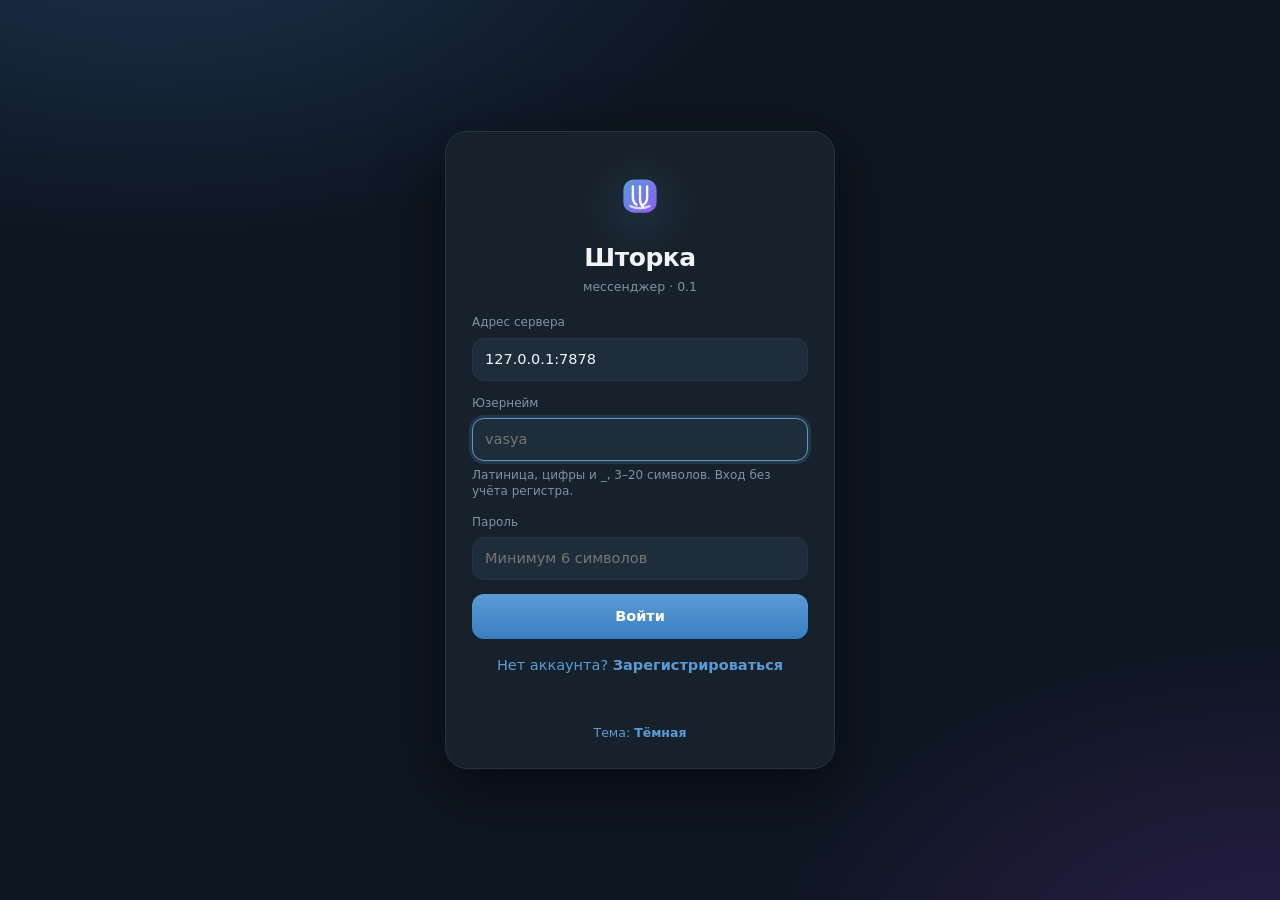
<file: client/ui/index.html>
<!doctype html>
<html lang="ru" data-theme="dark" data-accent="blue" data-wallpaper="aurora" data-font="normal">
<head>
<meta charset="utf-8">
<meta name="viewport" content="width=device-width, initial-scale=1">
<title>Шторка</title>
<script>
/* Тема применяется до отрисовки, чтобы не было вспышки. */
try {
  var s = JSON.parse(localStorage.getItem("shtorka.settings") || "{}");
  var mode = s.theme || "dark";
  var eff = mode === "auto" ? (matchMedia("(prefers-color-scheme: light)").matches ? "light" : "dark") : mode;
  var root = document.documentElement;
  root.dataset.theme = eff;
  root.dataset.accent = s.accent || "blue";
  root.dataset.wallpaper = s.wallpaper || "aurora";
  root.dataset.font = s.font || "normal";
  if (s.wallpaper === "custom" && s.wallpaperData) {
    root.style.setProperty("--custom-wall", 'url("' + s.wallpaperData + '")');
  }
} catch (e) {}
</script>
<link rel="stylesheet" href="style.css">
</head>
<body>

<!-- Вход -->
<div id="login" class="screen">
  <div class="login-card anim-in">
    <div class="logo-big" aria-hidden="true">
      <svg viewBox="0 0 32 32" width="38" height="38">
        <defs>
          <linearGradient id="lg" x1="0" y1="0" x2="1" y2="1">
            <stop offset="0" stop-color="#5b9bd5"/><stop offset="1" stop-color="#8b5cf6"/>
          </linearGradient>
        </defs>
        <rect x="2" y="2" width="28" height="28" rx="9" fill="url(#lg)"/>
        <path d="M10 8v9c0 3 1.4 5.2 3 6.2M16 8v11c0 2.6 1 4.7 2.6 6.2M22 8v9c0 3-1.4 5.2-3 6.2"
              fill="none" stroke="#fff" stroke-width="2" stroke-linecap="round" opacity=".95"/>
        <path d="M8 24.5c5.2 2.4 10.8 2.4 16 0" fill="none" stroke="#fff" stroke-width="2" stroke-linecap="round" opacity=".7"/>
      </svg>
    </div>
    <h1>Шторка</h1>
    <p class="tag">мессенджер · 0.1</p>
    <label class="field">
      <span>Адрес сервера</span>
      <input id="server" placeholder="192.168.1.5:7878" autocomplete="off" spellcheck="false">
    </label>
    <label class="field">
      <span>Юзернейм</span>
      <input id="username" placeholder="vasya" maxlength="20" autocomplete="username" spellcheck="false">
      <small class="hint">Латиница, цифры и _, 3–20 символов. Вход без учёта регистра.</small>
    </label>
    <label class="field hidden" id="display-field">
      <span>Имя (видно всем)</span>
      <input id="display" placeholder="Василий Пупкин" maxlength="40" autocomplete="off">
    </label>
    <label class="field">
      <span>Пароль</span>
      <input id="password" type="password" placeholder="Минимум 6 символов" maxlength="128" autocomplete="current-password">
    </label>
    <button id="connect" class="primary wide">Войти</button>
    <button id="mode-toggle" class="link center">Нет аккаунта? <b>Зарегистрироваться</b></button>
    <p id="login-error" class="error"></p>
    <button id="login-theme" class="link center theme-link">Тема: <b class="theme-name">Тёмная</b></button>
  </div>
</div>

<!-- Приложение -->
<div id="app" class="screen hidden">
  <aside class="side" id="side">
    <div class="side-head">
      <div class="logo-sm" aria-hidden="true">
        <svg viewBox="0 0 32 32" width="20" height="20">
          <rect x="2" y="2" width="28" height="28" rx="9" fill="currentColor" opacity=".16"/>
          <path d="M10 8v9c0 3 1.4 5.2 3 6.2M16 8v11c0 2.6 1 4.7 2.6 6.2M22 8v9c0 3-1.4 5.2-3 6.2"
                fill="none" stroke="currentColor" stroke-width="2" stroke-linecap="round"/>
        </svg>
      </div>
      <div class="side-title">Шторка</div>
      <button id="settings-btn" class="icon-btn" title="Настройки" aria-label="Настройки">
        <svg viewBox="0 0 24 24" width="19" height="19" fill="none" stroke="currentColor" stroke-width="1.8" stroke-linecap="round" stroke-linejoin="round" aria-hidden="true">
          <circle cx="12" cy="12" r="3.2"/>
          <path d="M19.4 15a1.65 1.65 0 0 0 .33 1.82l.06.06a2 2 0 1 1-2.83 2.83l-.06-.06a1.65 1.65 0 0 0-1.82-.33 1.65 1.65 0 0 0-1 1.51V21a2 2 0 1 1-4 0v-.09A1.65 1.65 0 0 0 9 19.4a1.65 1.65 0 0 0-1.82.33l-.06.06a2 2 0 1 1-2.83-2.83l.06-.06a1.65 1.65 0 0 0 .33-1.82 1.65 1.65 0 0 0-1.51-1H3a2 2 0 1 1 0-4h.09A1.65 1.65 0 0 0 4.6 9a1.65 1.65 0 0 0-.33-1.82l-.06-.06a2 2 0 1 1 2.83-2.83l.06.06a1.65 1.65 0 0 0 1.82.33H9a1.65 1.65 0 0 0 1-1.51V3a2 2 0 1 1 4 0v.09a1.65 1.65 0 0 0 1 1.51 1.65 1.65 0 0 0 1.82-.33l.06-.06a2 2 0 1 1 2.83 2.83l-.06.06a1.65 1.65 0 0 0-.33 1.82V9a1.65 1.65 0 0 0 1.51 1H21a2 2 0 1 1 0 4h-.09a1.65 1.65 0 0 0-1.51 1z"/>
        </svg>
      </button>
      <button id="theme-btn" class="icon-btn" title="Сменить тему" aria-label="Сменить тему">
        <svg viewBox="0 0 24 24" width="18" height="18" fill="none" stroke="currentColor" stroke-width="1.8" stroke-linecap="round" aria-hidden="true">
          <path d="M21 12.8A8.5 8.5 0 1 1 11.2 3a7 7 0 0 0 9.8 9.8z"/>
        </svg>
      </button>
    </div>

    <div class="search-wrap">
      <svg viewBox="0 0 24 24" width="16" height="16" fill="none" stroke="currentColor" stroke-width="2" stroke-linecap="round" aria-hidden="true"><circle cx="11" cy="11" r="7"/><path d="m20 20-3.5-3.5"/></svg>
      <input id="search" placeholder="Поиск по юзернейму" autocomplete="off" spellcheck="false">
      <button id="search-clear" class="icon-btn hidden" title="Очистить" aria-label="Очистить">✕</button>
    </div>

    <div id="chat-list" class="chat-list"></div>
    <div id="search-panel" class="search-panel hidden"></div>

    <div class="side-foot">
      <div id="me-avatar"></div>
      <div class="me-meta">
        <b id="me-name">—</b>
        <span id="me-user"></span>
      </div>
      <button id="logout" class="icon-btn" title="Выйти" aria-label="Выйти">
        <svg viewBox="0 0 24 24" width="18" height="18" fill="none" stroke="currentColor" stroke-width="1.8" stroke-linecap="round" stroke-linejoin="round" aria-hidden="true"><path d="M15 17l5-5-5-5"/><path d="M20 12H9"/><path d="M13 3H6a2 2 0 0 0-2 2v14a2 2 0 0 0 2 2h7"/></svg>
      </button>
    </div>
  </aside>

  <section class="main">
    <header class="topbar">
      <button id="menu-btn" class="icon-btn narrow-only" title="Чаты" aria-label="Чаты">
        <svg viewBox="0 0 24 24" width="20" height="20" fill="none" stroke="currentColor" stroke-width="2" stroke-linecap="round"><path d="M4 6h16M4 12h16M4 18h16"/></svg>
      </button>
      <div id="chat-avatar" class="top-avatar"></div>
      <div class="top-main">
        <div id="chat-title" class="title">Общий чат</div>
        <div id="chat-sub" class="sub">—</div>
      </div>
      <span id="status" class="status off">офлайн</span>
    </header>

    <div id="messages" class="messages">
      <div id="list" class="list"></div>
    </div>

    <div class="composer-wrap">
      <div id="rec-bar" class="rec-bar hidden">
        <span class="rec-dot"></span>
        <span id="rec-time">0:00</span>
        <span class="rec-label" id="rec-label">Запись</span>
        <span class="grow"></span>
        <button id="rec-cancel" class="link">Отмена</button>
        <button id="rec-send" class="primary small">Отправить</button>
      </div>
      <video id="note-preview" class="note-preview hidden" muted playsinline></video>
      <div id="busy" class="busy hidden">Загрузка файла…</div>
      <form id="form" class="composer">
        <button type="button" id="attach" class="icon-btn" title="Прикрепить файл" aria-label="Прикрепить файл">
          <svg viewBox="0 0 24 24" width="20" height="20" fill="none" stroke="currentColor" stroke-width="1.9" stroke-linecap="round" aria-hidden="true"><path d="M16.5 6.5 8.8 14.2a2 2 0 0 0 2.8 2.8l7.4-7.4a3.5 3.5 0 0 0-4.9-4.9L6.4 11.8a5 5 0 0 0 7 7.1l6.6-6.5"/></svg>
        </button>
        <input type="file" id="file-input" hidden multiple>
        <textarea id="input" rows="1" placeholder="Сообщение"></textarea>
        <button type="button" id="voice" class="icon-btn" title="Голосовое сообщение" aria-label="Голосовое сообщение">
          <svg viewBox="0 0 24 24" width="20" height="20" aria-hidden="true"><rect x="9" y="3" width="6" height="11" rx="3" fill="currentColor"/><path d="M5.5 11a6.5 6.5 0 0 0 13 0M12 17.5V21" fill="none" stroke="currentColor" stroke-width="2" stroke-linecap="round"/></svg>
        </button>
        <button type="button" id="note" class="icon-btn" title="Видео-кружок" aria-label="Видео-кружок">
          <svg viewBox="0 0 24 24" width="20" height="20" aria-hidden="true"><circle cx="12" cy="12" r="8" fill="none" stroke="currentColor" stroke-width="2"/><circle cx="12" cy="12" r="3.2" fill="currentColor"/></svg>
        </button>
        <button type="submit" id="send" class="send-btn" title="Отправить" aria-label="Отправить">
          <svg viewBox="0 0 24 24" width="20" height="20" aria-hidden="true"><path fill="currentColor" d="M2.5 11.2 21 3.9c.8-.3 1.6.4 1.4 1.3l-3.1 15.4c-.2.9-1.2 1.2-1.9.7l-4.6-3.4-2.2 2.1c-.3.3-.8.1-.9-.3l-.8-4.6L3 13.4c-.8-.3-.8-1.4-.5-2.2z"/></svg>
        </button>
      </form>
    </div>
  </section>
</div>

<!-- Настройки -->
<div id="settings" class="modal hidden">
  <div class="settings-card anim-in">
    <nav class="settings-nav">
      <div class="settings-nav-head">
        <b>Настройки</b>
        <button id="settings-close" class="icon-btn" title="Закрыть" aria-label="Закрыть">
          <svg viewBox="0 0 24 24" width="18" height="18" fill="none" stroke="currentColor" stroke-width="2" stroke-linecap="round"><path d="M6 6l12 12M18 6 6 18"/></svg>
        </button>
      </div>
      <button class="set-tab active" data-tab="profile">Профиль</button>
      <button class="set-tab" data-tab="appearance">Оформление</button>
      <button class="set-tab" data-tab="notifications">Уведомления</button>
      <button class="set-tab" data-tab="privacy">Приватность</button>
      <button class="set-tab" data-tab="account">Аккаунт</button>
      <div class="settings-ver">Шторка 0.1</div>
    </nav>

    <div class="settings-body">
      <!-- Профиль -->
      <section class="set-panel active" data-panel="profile">
        <h2>Профиль</h2>
        <div class="profile-head">
          <button id="avatar-btn" class="avatar avatar-xl" title="Сменить аватарку"></button>
          <input type="file" id="avatar-input" accept="image/png,image/jpeg,image/webp,image/gif" hidden>
          <div class="profile-head-text">
            <b id="profile-display">—</b>
            <span id="profile-username">@—</span>
            <div class="profile-actions">
              <button id="avatar-change" class="link">Сменить фото</button>
              <button id="avatar-remove" class="link danger">Удалить</button>
            </div>
            <small class="muted" id="profile-created"></small>
          </div>
        </div>
        <label class="field">
          <span>Имя (видно всем)</span>
          <input id="display-name" maxlength="40" placeholder="Как вас показывать">
          <small class="hint">Может быть любым: имя, фамилия, ник. Юзернейм изменить нельзя.</small>
        </label>
        <div class="set-row-card">
          <span class="muted">Юзернейм</span>
          <b id="profile-username-row">@—</b>
        </div>
        <button id="profile-save" class="primary">Сохранить</button>
        <p id="profile-msg" class="set-msg"></p>
      </section>

      <!-- Оформление -->
      <section class="set-panel" data-panel="appearance">
        <h2>Оформление</h2>
        <div class="set-block">
          <div class="set-label">Тема</div>
          <div class="segmented" id="theme-choices">
            <button data-theme-choice="dark">Тёмная</button>
            <button data-theme-choice="light">Светлая</button>
            <button data-theme-choice="auto">Как в системе</button>
          </div>
        </div>
        <div class="set-block">
          <div class="set-label">Акцент</div>
          <div class="accents" id="accent-choices">
            <button data-accent="blue" title="Синий"></button>
            <button data-accent="violet" title="Фиолетовый"></button>
            <button data-accent="green" title="Зелёный"></button>
            <button data-accent="orange" title="Оранжевый"></button>
            <button data-accent="pink" title="Розовый"></button>
          </div>
        </div>
        <div class="set-block">
          <div class="set-label">Обои чата</div>
          <div class="wallpapers" id="wallpaper-choices">
            <button data-wallpaper="aurora" title="Аврора"></button>
            <button data-wallpaper="mesh" title="Меш"></button>
            <button data-wallpaper="sunset" title="Закат"></button>
            <button data-wallpaper="forest" title="Лес"></button>
            <button data-wallpaper="dots" title="Точки"></button>
            <button data-wallpaper="none" title="Без обоев">Без обоев</button>
            <button data-wallpaper="custom" class="wall-custom" title="Своя картинка">＋</button>
          </div>
          <input type="file" id="wall-input" accept="image/png,image/jpeg,image/webp" hidden>
          <small class="hint">Своя картинка хранится локально на этом ПК (до 4 МБ).</small>
        </div>
        <div class="set-block">
          <div class="set-label">Размер текста</div>
          <div class="segmented" id="font-choices">
            <button data-font="small">Мелкий</button>
            <button data-font="normal">Обычный</button>
            <button data-font="large">Крупный</button>
          </div>
        </div>
      </section>

      <!-- Уведомления -->
      <section class="set-panel" data-panel="notifications">
        <h2>Уведомления</h2>
        <label class="switch-row">
          <span>Показывать уведомления о новых сообщениях<br><small class="muted">Когда окно свёрнуто или не в фокусе</small></span>
          <span class="switch"><input type="checkbox" id="notif-toggle"><i></i></span>
        </label>
        <label class="switch-row">
          <span>Звук нового сообщения</span>
          <span class="switch"><input type="checkbox" id="sound-toggle"><i></i></span>
        </label>
        <button id="notif-test" class="link">Проверить уведомление</button>
        <p class="muted small">Системные уведомления зависят от Windows: если они выключены для приложения, проверьте параметры системы.</p>
      </section>

      <!-- Приватность -->
      <section class="set-panel" data-panel="privacy">
        <h2>Приватность</h2>
        <label class="field">
          <span>Кто может писать мне в личку</span>
          <select id="dm-privacy">
            <option value="everyone">Все пользователи</option>
            <option value="nobody">Никто</option>
          </select>
        </label>
        <label class="switch-row">
          <span>Показывать, что я в сети<br><small class="muted">Другие увидят статус «в сети»</small></span>
          <span class="switch"><input type="checkbox" id="show-online"><i></i></span>
        </label>
        <button id="privacy-save" class="primary">Сохранить</button>
        <p id="privacy-msg" class="set-msg"></p>
        <p class="muted small">Файлы и аватарки отдаются только авторизованным пользователям сервера.</p>
      </section>

      <!-- Аккаунт -->
      <section class="set-panel" data-panel="account">
        <h2>Аккаунт</h2>
        <div class="set-row-card"><span class="muted">Юзернейм</span><b id="account-username">@—</b></div>
        <div class="set-row-card"><span class="muted">Сервер</span><b id="account-server">—</b></div>
        <div class="set-block">
          <div class="set-label">Смена пароля</div>
          <input id="pw-old" type="password" placeholder="Текущий пароль" maxlength="128" autocomplete="current-password">
          <input id="pw-new" type="password" placeholder="Новый пароль (минимум 6 символов)" maxlength="128" autocomplete="new-password">
          <button id="pw-save" class="primary">Сменить пароль</button>
          <p id="pw-msg" class="set-msg"></p>
        </div>
        <div class="set-block">
          <button id="settings-logout" class="link danger">Выйти из аккаунта</button>
        </div>
      </section>
    </div>
  </div>
</div>

<div id="lightbox" class="lightbox hidden"><img id="lightbox-img" alt=""></div>
<div id="toast" class="toast"></div>
<script src="app.js"></script>
</body>
</html>
</file>
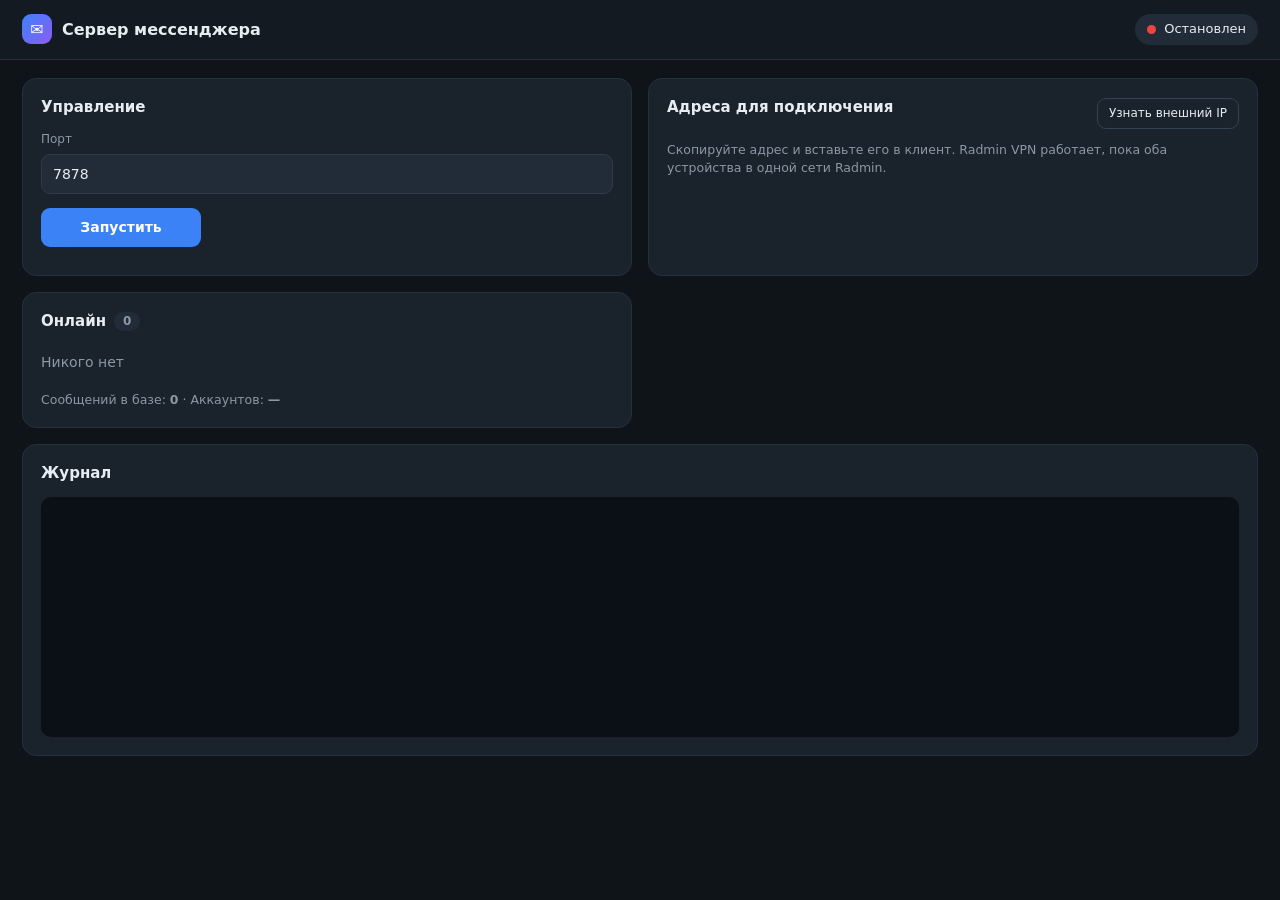
<file: launcher/ui/index.html>
<!doctype html>
<html lang="ru">
<head>
<meta charset="utf-8">
<meta name="viewport" content="width=device-width, initial-scale=1">
<title>Сервер мессенджера</title>
<link rel="stylesheet" href="style.css">
</head>
<body>
<header>
  <div class="brand"><span class="logo">✉</span> Сервер мессенджера</div>
  <div id="state" class="pill off"><span class="dot"></span><span id="state-text">Остановлен</span></div>
</header>

<main>
  <section class="card">
    <h2>Управление</h2>
    <label class="field">
      <span>Порт</span>
      <input id="port" type="number" min="1024" max="65535" value="7878">
    </label>
    <div class="row">
      <button id="toggle" class="primary">Запустить</button>
    </div>
    <p class="hint" id="message"></p>
  </section>

  <section class="card">
    <div class="row between">
      <h2>Адреса для подключения</h2>
      <button id="pubBtn" class="ghost small">Узнать внешний IP</button>
    </div>
    <p class="hint">Скопируйте адрес и вставьте его в клиент. Radmin VPN работает, пока оба устройства в одной сети Radmin.</p>
    <ul id="addresses" class="addresses"></ul>
    <div id="public" class="public hidden"></div>
  </section>

  <section class="card">
    <h2>Онлайн <span id="count" class="count">0</span></h2>
    <ul id="users" class="users"><li class="empty">Никого нет</li></ul>
    <p class="hint">Сообщений в базе: <b id="msgs">0</b> · Аккаунтов: <b id="accs">—</b></p>
  </section>

  <section class="card wide">
    <h2>Журнал</h2>
    <pre id="logs" class="logs"></pre>
  </section>
</main>

<script src="app.js"></script>
</body>
</html>
</file>
<file: client/ui/style.css>
/* Шторка 0.1 — темы, акценты, обои. */

:root {
  --fs: 14.5px;
  --radius: 14px;
  --accent: #5b9bd5;
  --accent-2: #3a7fc4;
  --accent-soft: rgba(91, 155, 213, .16);
}
html[data-font="small"] { --fs: 13.5px; }
html[data-font="large"] { --fs: 16px; }

html[data-accent="blue"]   { --accent: #5b9bd5; --accent-2: #3a7fc4; --accent-soft: rgba(91,155,213,.18); }
html[data-accent="violet"] { --accent: #8b5cf6; --accent-2: #6d3fd6; --accent-soft: rgba(139,92,246,.18); }
html[data-accent="green"]  { --accent: #2ecc71; --accent-2: #22a95c; --accent-soft: rgba(46,204,113,.18); }
html[data-accent="orange"] { --accent: #f59e0b; --accent-2: #d97706; --accent-soft: rgba(245,158,11,.18); }
html[data-accent="pink"]   { --accent: #ec4899; --accent-2: #db2777; --accent-soft: rgba(236,72,153,.18); }

:root, html[data-theme="dark"] {
  --bg: #0e1621;
  --bg-grad: radial-gradient(1000px 560px at 12% -12%, #1d3350 0%, transparent 62%), #0e1621;
  --side: #17212b;
  --panel: #17212b;
  --panel-2: #1f2c3a;
  --line: #243444;
  --bubble-in: #182533;
  --bubble-out: #2b5278;
  --text: #f1f5f9;
  --muted: #7f91a4;
  --danger: #ef4444;
  --ok: #4ade80;
  --chip: rgba(0, 0, 0, .32);
  --shadow: 0 18px 60px rgba(0, 0, 0, .5);
  --wall-aurora: radial-gradient(1000px 560px at 12% -12%, #1d3350 0%, transparent 62%), radial-gradient(900px 600px at 100% 110%, #2a1e4a 0%, transparent 60%), #0e1621;
  --wall-mesh: radial-gradient(700px 500px at 0% 0%, rgba(91,155,213,.24), transparent 60%), radial-gradient(700px 500px at 100% 20%, rgba(139,92,246,.22), transparent 60%), radial-gradient(700px 500px at 50% 110%, rgba(46,204,113,.16), transparent 60%), #0d1420;
  --wall-sunset: linear-gradient(160deg, #241a2e 0%, #4a2437 45%, #7a3b2e 100%);
  --wall-forest: linear-gradient(160deg, #0d1f1a 0%, #14352c 50%, #1c4a38 100%);
  --dots: rgba(255, 255, 255, .07);
}
html[data-theme="light"] {
  --bg: #e7edf3;
  --bg-grad: radial-gradient(1000px 560px at 85% -12%, #ffffff 0%, transparent 62%), #e7edf3;
  --side: #ffffff;
  --panel: #ffffff;
  --panel-2: #f1f5f9;
  --line: #dde5ec;
  --bubble-in: #ffffff;
  --bubble-out: #d7ecff;
  --text: #1c2630;
  --muted: #6b7a88;
  --danger: #dc2626;
  --ok: #16a34a;
  --chip: rgba(255, 255, 255, .78);
  --shadow: 0 18px 50px rgba(20, 40, 70, .18);
  --wall-aurora: radial-gradient(1000px 560px at 85% -12%, #ffffff 0%, transparent 62%), radial-gradient(900px 600px at 0% 110%, #e8e0ff 0%, transparent 60%), #e7edf3;
  --wall-mesh: radial-gradient(700px 500px at 0% 0%, rgba(91,155,213,.28), transparent 60%), radial-gradient(700px 500px at 100% 20%, rgba(139,92,246,.22), transparent 60%), radial-gradient(700px 500px at 50% 110%, rgba(46,204,113,.18), transparent 60%), #eef3f8;
  --wall-sunset: linear-gradient(160deg, #ffe6d5 0%, #ffc9c9 45%, #e7c6ff 100%);
  --wall-forest: linear-gradient(160deg, #e3f5ea 0%, #cdeadd 50%, #bfe3d2 100%);
  --dots: rgba(20, 40, 70, .09);
}

* { box-sizing: border-box; }
html, body { margin: 0; height: 100%; }
body {
  background: var(--bg-grad);
  background-attachment: fixed;
  color: var(--text);
  font: var(--fs)/1.45 "Segoe UI", system-ui, -apple-system, Roboto, sans-serif;
  overflow: hidden;
  transition: background .35s ease, color .2s ease;
}
html[data-wallpaper="aurora"] body { background: var(--wall-aurora); background-attachment: fixed; }
html[data-wallpaper="mesh"] body { background: var(--wall-mesh); background-attachment: fixed; }
html[data-wallpaper="sunset"] body { background: var(--wall-sunset); background-attachment: fixed; }
html[data-wallpaper="forest"] body { background: var(--wall-forest); background-attachment: fixed; }
html[data-wallpaper="dots"] body {
  background-color: var(--bg);
  background-image: radial-gradient(circle, var(--dots) 1px, transparent 1px);
  background-size: 18px 18px;
}
html[data-wallpaper="none"] body { background: var(--bg); }
html[data-wallpaper="custom"] body {
  background-image: var(--custom-wall);
  background-size: cover;
  background-position: center;
  background-attachment: fixed;
}
html[data-wallpaper="custom"] #app::before {
  content: ""; position: fixed; inset: 0; background: var(--bg); opacity: .28; pointer-events: none; z-index: 0;
}

.hidden { display: none !important; }
.screen { height: 100%; }
.grow { flex: 1; }

@keyframes pop { from { opacity: 0; transform: translateY(6px) scale(.98); } to { opacity: 1; transform: none; } }
@keyframes fadein { from { opacity: 0; transform: translateY(12px) scale(.98); } to { opacity: 1; transform: none; } }
@keyframes blink { 50% { opacity: .25; } }
@keyframes spin { to { transform: rotate(360deg); } }
.anim { animation: pop .22s ease-out both; }
.anim-in { animation: fadein .3s ease-out both; }

/* Поля и кнопки */
input, textarea, select {
  background: var(--panel-2); color: var(--text); border: 1px solid var(--line); border-radius: 12px;
  padding: 10px 12px; font: inherit; width: 100%; resize: none; transition: border-color .2s, box-shadow .2s;
}
select { cursor: pointer; }
input:focus, textarea:focus, select:focus {
  outline: none; border-color: var(--accent); box-shadow: 0 0 0 3px var(--accent-soft);
}
button { font: inherit; cursor: pointer; color: var(--text); transition: transform .12s ease, filter .15s, background-color .2s; }
button:active { transform: scale(.96); }
button:disabled { opacity: .45; cursor: default; transform: none; }
button.primary {
  background: linear-gradient(180deg, var(--accent), var(--accent-2)); color: #fff; border: 0;
  border-radius: 12px; padding: 10px 16px; font-weight: 600;
}
button.primary:hover { filter: brightness(1.08); }
button.primary.small { padding: 7px 14px; font-size: 13px; }
button.wide { width: 100%; padding: 12px; }
button.link { background: none; border: 0; color: var(--accent); padding: 4px 6px; border-radius: 8px; }
button.link:hover { background: var(--accent-soft); }
button.link.center { display: block; margin: 12px auto 0; }
button.link.danger { color: var(--danger); }
.icon-btn {
  background: none; border: 0; width: 38px; height: 38px; border-radius: 50%; font-size: 17px;
  display: grid; place-items: center; flex: none; color: var(--muted);
}
.icon-btn:hover { background: rgba(127, 145, 164, .14); color: var(--text); }
.icon-btn.rec { color: var(--danger); animation: blink 1s infinite; }
.muted { color: var(--muted); }
.small { font-size: 12px; margin: 0; }
.hint { color: var(--muted); font-size: 12px; line-height: 1.35; }
.danger { color: var(--danger); }

/* Вход */
#login { display: grid; place-items: center; padding: 20px; overflow-y: auto; position: relative; z-index: 1; }
.login-card {
  width: min(390px, 100%); background: var(--panel); border: 1px solid var(--line);
  border-radius: 22px; padding: 30px 26px 22px; box-shadow: var(--shadow); text-align: center;
}
.logo-big { width: 68px; height: 68px; margin: 0 auto 10px; display: grid; place-items: center; filter: drop-shadow(0 10px 24px rgba(91,155,213,.35)); }
.login-card h1 { font-size: 25px; margin: 2px 0 2px; letter-spacing: -.02em; }
.tag { color: var(--muted); font-size: 12.5px; margin: 0 0 18px; }
.field { display: flex; flex-direction: column; gap: 6px; margin-bottom: 14px; text-align: left; }
.field span { color: var(--muted); font-size: 12px; }
.error { color: var(--danger); font-size: 13px; min-height: 18px; margin: 10px 0 0; }
.theme-link { color: var(--muted); font-size: 12.5px; }

/* Каркас */
#app { display: grid; grid-template-columns: 304px minmax(0, 1fr); height: 100%; position: relative; z-index: 1; }
.side {
  background: var(--side); border-right: 1px solid var(--line); display: flex; flex-direction: column;
  min-height: 0; z-index: 20;
}
.side-head { display: flex; align-items: center; gap: 8px; padding: 14px 12px 10px; }
.side-title { font-weight: 700; font-size: 16px; flex: 1; letter-spacing: -.01em; }
.logo-sm { width: 32px; height: 32px; border-radius: 10px; display: grid; place-items: center; color: var(--accent); flex: none; }
.side-head .icon-btn { width: 34px; height: 34px; }

.search-wrap {
  display: flex; align-items: center; gap: 7px; margin: 2px 12px 10px; padding: 0 10px;
  background: var(--panel-2); border: 1px solid var(--line); border-radius: 12px; color: var(--muted);
}
.search-wrap:focus-within { border-color: var(--accent); box-shadow: 0 0 0 3px var(--accent-soft); }
.search-wrap input { background: none; border: 0; padding: 9px 0; color: var(--text); }
.search-wrap input:focus { box-shadow: none; }
.search-wrap .icon-btn { width: 26px; height: 26px; font-size: 13px; }

.chat-list, .search-panel { flex: 1; overflow-y: auto; padding: 2px 6px 10px; min-height: 0; }
.search-panel { padding-top: 0; }

.chat-item {
  display: flex; gap: 11px; padding: 9px 10px; border-radius: 12px; cursor: pointer;
  align-items: center; border: 0; background: none; width: 100%; text-align: left; color: var(--text);
}
.chat-item:hover { background: var(--panel-2); }
.chat-item.active { background: var(--accent-soft); }
.chat-item .avatar { width: 44px; height: 44px; font-size: 15px; }
.ci-body { min-width: 0; flex: 1; }
.ci-top { display: flex; justify-content: space-between; gap: 8px; align-items: baseline; }
.ci-name { font-weight: 600; font-size: 14px; overflow: hidden; text-overflow: ellipsis; white-space: nowrap; }
.ci-time { color: var(--muted); font-size: 11.5px; flex: none; }
.ci-last { color: var(--muted); font-size: 12.5px; white-space: nowrap; overflow: hidden; text-overflow: ellipsis; margin-top: 1px; }
.ci-badge {
  min-width: 19px; height: 19px; padding: 0 6px; border-radius: 999px; background: var(--accent);
  color: #fff; font-size: 11.5px; font-weight: 700; display: grid; place-items: center; flex: none;
}
.ci-state { display: flex; align-items: center; gap: 6px; flex: none; }
.dot { width: 8px; height: 8px; border-radius: 50%; background: var(--muted); opacity: .55; flex: none; }
.dot.on { background: var(--ok); opacity: 1; box-shadow: 0 0 0 3px rgba(74, 222, 128, .16); }
.chat-item .ci-last.typing { color: var(--accent); }

.search-title { color: var(--muted); font-size: 11.5px; text-transform: uppercase; letter-spacing: .07em; padding: 8px 10px 4px; }
.search-empty { color: var(--muted); text-align: center; font-size: 13px; padding: 24px 12px; }

.avatar {
  width: 42px; height: 42px; border-radius: 50%; flex: none; display: grid; place-items: center;
  color: #fff; font-weight: 700; font-size: 14px; overflow: hidden; user-select: none;
  background: linear-gradient(135deg, hsl(var(--h, 210) 68% 58%), hsl(calc(var(--h, 210) + 34) 66% 48%));
}
.avatar img { width: 100%; height: 100%; object-fit: cover; display: block; }
.avatar.avatar-sm { width: 32px; height: 32px; font-size: 12px; }
.avatar.avatar-lg { width: 64px; height: 64px; font-size: 20px; }
.avatar.avatar-xl { width: 86px; height: 86px; font-size: 26px; }

.side-foot {
  margin-top: auto; border-top: 1px solid var(--line); padding: 9px 12px; display: flex; align-items: center; gap: 9px;
}
.side-foot .avatar { width: 36px; height: 36px; font-size: 13px; }
.me-meta { min-width: 0; flex: 1; display: flex; flex-direction: column; line-height: 1.25; }
.me-meta b { font-size: 13.5px; overflow: hidden; text-overflow: ellipsis; white-space: nowrap; }
.me-meta span { color: var(--muted); font-size: 11.5px; overflow: hidden; text-overflow: ellipsis; white-space: nowrap; }

.main { display: flex; flex-direction: column; min-width: 0; min-height: 0; position: relative; }
.topbar {
  display: flex; align-items: center; gap: 10px; padding: 9px 14px;
  background: color-mix(in srgb, var(--side) 88%, transparent); border-bottom: 1px solid var(--line);
  backdrop-filter: blur(10px); min-height: 62px;
}
.top-avatar .avatar { width: 38px; height: 38px; font-size: 13px; }
.top-main { min-width: 0; flex: 1; }
.title { font-weight: 700; font-size: 15.5px; overflow: hidden; text-overflow: ellipsis; white-space: nowrap; }
.sub { color: var(--muted); font-size: 12px; white-space: nowrap; overflow: hidden; text-overflow: ellipsis; }
.status { font-size: 12px; color: var(--muted); white-space: nowrap; padding: 3px 9px; border-radius: 999px; background: var(--chip); }
.status.on { color: var(--ok); }
.status.off { color: var(--danger); }

.messages { flex: 1; overflow-y: auto; padding: 16px 18px 8px; min-height: 0; scroll-behavior: smooth; }
.list { display: flex; flex-direction: column; gap: 3px; min-height: 100%; justify-content: flex-end; }
.day {
  align-self: center; background: var(--chip); color: var(--muted); font-size: 11.5px;
  padding: 3px 12px; border-radius: 999px; margin: 10px 0 6px; backdrop-filter: blur(6px);
}
.sys { align-self: center; color: var(--muted); font-size: 12.5px; padding: 3px 10px; }
.errline { align-self: center; color: var(--danger); font-size: 12.5px; padding: 3px 10px; }
.row { display: flex; align-items: flex-end; gap: 8px; max-width: 100%; }
.row.out { justify-content: flex-end; }
.row .avatar { width: 30px; height: 30px; font-size: 11px; }
.row .row-body { min-width: 0; max-width: min(74%, 580px); display: flex; flex-direction: column; }
.bubble {
  background: var(--bubble-in); border-radius: 16px; padding: 7px 11px 5px;
  border-bottom-left-radius: 5px; box-shadow: 0 1px 1px rgba(0, 0, 0, .08); word-wrap: break-word; min-width: 0;
}
.row.out .bubble { background: var(--bubble-out); border-bottom-left-radius: 16px; border-bottom-right-radius: 5px; }
.who { font-size: 12px; font-weight: 700; color: var(--accent); margin-bottom: 1px; }
.text { white-space: pre-wrap; word-break: break-word; }
.meta { font-size: 10.5px; color: var(--muted); text-align: right; margin-top: 2px; opacity: .85; }
.row.out .meta { color: color-mix(in srgb, var(--text) 55%, transparent); }
.empty-note { margin: auto; text-align: center; color: var(--muted); font-size: 13px; padding: 30px; }
.empty-note b { display: block; color: var(--text); font-size: 16px; margin-bottom: 6px; }

/* Вложения */
.media-img { display: block; max-width: 100%; max-height: 320px; border-radius: 10px; margin-bottom: 4px; cursor: zoom-in; }
.media-video { display: block; max-width: 100%; max-height: 320px; border-radius: 10px; margin-bottom: 4px; }
video.note {
  display: block; width: 210px; height: 210px; border-radius: 50%; object-fit: cover; margin: 2px auto 4px;
  background: #000; cursor: pointer;
}
.audio audio { display: block; width: min(280px, 60vw); height: 40px; margin-bottom: 2px; }
.file { display: flex; align-items: center; gap: 10px; color: inherit; text-decoration: none; padding: 4px 2px 6px; }
.file-ico { width: 40px; height: 40px; border-radius: 10px; display: grid; place-items: center; background: rgba(127, 145, 164, .18); }
.file-meta b { display: block; font-size: 13.5px; max-width: 220px; overflow: hidden; text-overflow: ellipsis; white-space: nowrap; }
.file-meta small { color: var(--muted); font-size: 12px; }

/* Композер */
.composer-wrap { position: relative; padding: 8px 12px 12px; background: color-mix(in srgb, var(--side) 86%, transparent); border-top: 1px solid var(--line); backdrop-filter: blur(10px); }
.composer { display: flex; align-items: flex-end; gap: 5px; }
.composer textarea {
  flex: 1; border-radius: 20px; padding: 9px 14px; max-height: 140px; min-height: 40px; background: var(--panel-2);
}
.send-btn {
  width: 42px; height: 42px; border-radius: 50%; border: 0; flex: none; display: grid; place-items: center; color: #fff;
  background: linear-gradient(180deg, var(--accent), var(--accent-2));
}
.send-btn:hover { filter: brightness(1.08); }
.rec-bar { display: flex; align-items: center; gap: 10px; padding: 6px 8px 10px; animation: pop .2s ease-out both; }
.rec-dot { width: 10px; height: 10px; border-radius: 50%; background: var(--danger); animation: blink 1s infinite; }
.rec-label { color: var(--muted); font-size: 13px; }
#rec-time { font-variant-numeric: tabular-nums; font-weight: 600; }
.note-preview {
  position: absolute; right: 18px; bottom: 74px; width: 180px; height: 180px; border-radius: 50%;
  object-fit: cover; background: #000; box-shadow: var(--shadow); transform: scaleX(-1); animation: pop .25s ease-out both;
}
.busy { color: var(--muted); font-size: 12.5px; padding: 0 6px 6px; display: flex; gap: 8px; align-items: center; }
.busy::before {
  content: ""; width: 12px; height: 12px; border-radius: 50%; border: 2px solid var(--accent);
  border-top-color: transparent; animation: spin .8s linear infinite;
}

/* Тост и лайтбокс */
.toast {
  position: fixed; bottom: 18px; left: 50%; transform: translate(-50%, 20px); opacity: 0;
  background: var(--panel-2); color: var(--text); border: 1px solid var(--line); padding: 10px 16px;
  border-radius: 12px; font-size: 13px; box-shadow: var(--shadow); transition: opacity .25s, transform .25s;
  pointer-events: none; max-width: 90vw; z-index: 100;
}
.toast.show { opacity: 1; transform: translate(-50%, 0); }
.toast.err { border-color: var(--danger); }
.lightbox { position: fixed; inset: 0; background: rgba(0, 0, 0, .82); display: grid; place-items: center; z-index: 90; padding: 24px; cursor: zoom-out; }
.lightbox img { max-width: 95vw; max-height: 92vh; border-radius: 10px; box-shadow: 0 20px 60px rgba(0,0,0,.6); }

.narrow-only { display: none; }

/* Настройки */
.modal {
  position: fixed; inset: 0; background: rgba(0, 0, 0, .55); display: grid; place-items: center;
  z-index: 70; padding: 18px; backdrop-filter: blur(4px);
}
.settings-card {
  width: min(840px, 100%); height: min(640px, 90vh); background: var(--panel); border: 1px solid var(--line);
  border-radius: 20px; box-shadow: var(--shadow); display: grid; grid-template-columns: 212px minmax(0, 1fr); overflow: hidden;
}
.settings-nav { background: var(--panel-2); border-right: 1px solid var(--line); padding: 14px 10px; display: flex; flex-direction: column; gap: 3px; }
.settings-nav-head { display: flex; align-items: center; justify-content: space-between; padding: 2px 4px 12px; }
.settings-nav-head b { font-size: 16px; }
.settings-nav-head .icon-btn { width: 32px; height: 32px; }
.set-tab {
  text-align: left; border: 0; background: none; padding: 9px 12px; border-radius: 10px; color: var(--muted); font-size: 13.5px;
}
.set-tab:hover { background: var(--accent-soft); color: var(--text); }
.set-tab.active { background: var(--accent-soft); color: var(--accent); font-weight: 600; }
.settings-ver { margin-top: auto; color: var(--muted); font-size: 11.5px; padding: 10px 12px 2px; }

.settings-body { overflow-y: auto; padding: 22px 24px 28px; }
.set-panel { display: none; flex-direction: column; gap: 14px; }
.set-panel.active { display: flex; }
.set-panel h2 { font-size: 20px; margin: 0 0 2px; letter-spacing: -.02em; }
.set-block { display: flex; flex-direction: column; gap: 8px; }
.set-label { color: var(--muted); font-size: 12px; text-transform: uppercase; letter-spacing: .06em; }
.set-row-card {
  display: flex; justify-content: space-between; align-items: center; gap: 12px; padding: 10px 12px;
  background: var(--panel-2); border: 1px solid var(--line); border-radius: 12px; font-size: 13.5px;
}
.set-row-card b { font-weight: 600; }
.set-msg { font-size: 13px; min-height: 16px; margin: 0; color: var(--ok); }
.set-msg.err { color: var(--danger); }

.profile-head { display: flex; gap: 16px; align-items: center; padding: 4px 0 2px; }
.profile-head-text { min-width: 0; display: flex; flex-direction: column; gap: 2px; }
.profile-head-text b { font-size: 17px; }
.profile-head-text > span { color: var(--muted); font-size: 13px; }
.profile-actions { display: flex; gap: 4px; margin: 2px 0; }
.profile-actions .link { padding-left: 0; }
.avatar-xl { cursor: pointer; border: 0; padding: 0; }

.segmented { display: flex; gap: 4px; background: var(--panel-2); padding: 4px; border-radius: 12px; border: 1px solid var(--line); }
.segmented button { flex: 1; border: 0; background: none; border-radius: 9px; padding: 7px 8px; color: var(--muted); font-size: 13px; }
.segmented button.active { background: var(--panel); color: var(--text); font-weight: 600; box-shadow: 0 1px 4px rgba(0,0,0,.12); }

.accents { display: flex; gap: 10px; flex-wrap: wrap; }
.accents button {
  width: 34px; height: 34px; border-radius: 50%; border: 3px solid transparent; padding: 0;
  box-shadow: inset 0 0 0 3px var(--panel);
}
.accents button[data-accent="blue"] { background: #5b9bd5; }
.accents button[data-accent="violet"] { background: #8b5cf6; }
.accents button[data-accent="green"] { background: #2ecc71; }
.accents button[data-accent="orange"] { background: #f59e0b; }
.accents button[data-accent="pink"] { background: #ec4899; }
.accents button.active { border-color: var(--text); }

.wallpapers { display: grid; grid-template-columns: repeat(4, 1fr); gap: 8px; }
.wallpapers button {
  height: 58px; border-radius: 12px; border: 2px solid transparent; padding: 0; overflow: hidden;
  background-size: cover; background-position: center;
}
.wallpapers button[data-wallpaper="aurora"] { background: linear-gradient(135deg, #1d3350, #0e1621 60%, #2a1e4a); }
.wallpapers button[data-wallpaper="mesh"] { background: radial-gradient(circle at 20% 20%, #5b9bd5, transparent 60%), radial-gradient(circle at 80% 30%, #8b5cf6, transparent 60%), #0d1420; }
.wallpapers button[data-wallpaper="sunset"] { background: linear-gradient(160deg, #4a2437, #7a3b2e); }
.wallpapers button[data-wallpaper="forest"] { background: linear-gradient(160deg, #14352c, #1c4a38); }
.wallpapers button[data-wallpaper="dots"] { background-color: #0e1621; background-image: radial-gradient(circle, rgba(255,255,255,.16) 1px, transparent 1px); background-size: 8px 8px; }
.wallpapers button[data-wallpaper="none"] { background: var(--panel-2); color: var(--muted); font-size: 12px; }
.wallpapers button.wall-custom { background: var(--panel-2); color: var(--muted); font-size: 22px; }
.wallpapers button.active { border-color: var(--accent); }
.wallpapers button[data-wallpaper="custom"] { background-size: cover; }

.switch-row { display: flex; align-items: center; justify-content: space-between; gap: 14px; font-size: 13.5px; cursor: pointer; }
.switch { position: relative; width: 44px; height: 24px; flex: none; }
.switch input { position: absolute; opacity: 0; width: 100%; height: 100%; margin: 0; cursor: pointer; }
.switch i { position: absolute; inset: 0; border-radius: 999px; background: var(--panel-2); border: 1px solid var(--line); transition: background .2s, border-color .2s; }
.switch i::after {
  content: ""; position: absolute; top: 2px; left: 2px; width: 18px; height: 18px; border-radius: 50%;
  background: var(--muted); transition: transform .2s, background .2s;
}
.switch input:checked + i { background: var(--accent); border-color: var(--accent); }
.switch input:checked + i::after { transform: translateX(20px); background: #fff; }

/* Узкое окно */
@media (max-width: 760px) {
  #app { grid-template-columns: 1fr; }
  .side {
    position: fixed; inset: 0 auto 0 0; width: min(310px, 86vw); transform: translateX(-104%);
    transition: transform .25s ease; box-shadow: var(--shadow);
  }
  .side.open { transform: none; }
  .narrow-only { display: grid; }
  .bubble { max-width: 100%; }
  .row .row-body { max-width: 84%; }
  .settings-card { grid-template-columns: 1fr; height: min(700px, 92vh); }
  .settings-nav { flex-direction: row; overflow-x: auto; border-right: 0; border-bottom: 1px solid var(--line); padding: 8px; align-items: center; }
  .settings-nav-head { display: none; }
  .set-tab { white-space: nowrap; }
  .settings-ver { display: none; }
  .settings-body { padding: 16px; }
  .wallpapers { grid-template-columns: repeat(3, 1fr); }
  .messages { padding: 12px 12px 6px; }
}
</file>
<file: launcher/ui/style.css>
:root {
  --bg: #0f1419;
  --card: #1a222c;
  --card-2: #222c38;
  --text: #e6edf3;
  --muted: #8b98a5;
  --accent: #3b82f6;
  --ok: #22c55e;
  --bad: #ef4444;
  --warn: #f59e0b;
}
* { box-sizing: border-box; }
html, body { margin: 0; height: 100%; }
body {
  background: var(--bg);
  color: var(--text);
  font: 14px/1.45 "Segoe UI", system-ui, -apple-system, Roboto, sans-serif;
  overflow-y: auto;
}
header {
  display: flex; align-items: center; justify-content: space-between;
  padding: 14px 22px; border-bottom: 1px solid #263140; background: #131a22;
  position: sticky; top: 0; z-index: 2;
}
.brand { font-size: 16px; font-weight: 600; display: flex; gap: 10px; align-items: center; }
.logo {
  width: 30px; height: 30px; border-radius: 9px; display: inline-grid; place-items: center;
  background: linear-gradient(135deg, #3b82f6, #8b5cf6); color: #fff; font-size: 16px;
}
main {
  display: grid; grid-template-columns: 1fr 1fr; gap: 16px; padding: 18px 22px 28px;
}
.card {
  background: var(--card); border: 1px solid #263140; border-radius: 14px; padding: 18px;
  min-width: 0;
}
.card.wide { grid-column: 1 / -1; }
h2 { font-size: 15px; margin: 0 0 12px; font-weight: 600; display: flex; align-items: center; gap: 8px; }
.row { display: flex; gap: 10px; align-items: center; flex-wrap: wrap; }
.row.between { justify-content: space-between; }
.field { display: flex; flex-direction: column; gap: 6px; margin-bottom: 14px; }
.field span { color: var(--muted); font-size: 12px; }
input {
  background: var(--card-2); color: var(--text); border: 1px solid #2f3b4b; border-radius: 9px;
  padding: 9px 11px; font: inherit; width: 100%;
}
input:focus { outline: none; border-color: var(--accent); }
button {
  font: inherit; border: 0; border-radius: 9px; padding: 9px 16px; cursor: pointer;
  color: var(--text); background: #2a3644; transition: filter .15s, opacity .15s;
}
button:hover { filter: brightness(1.12); }
button:disabled { opacity: .45; cursor: default; filter: none; }
button.primary { background: var(--accent); color: #fff; font-weight: 600; min-width: 160px; }
button.danger { background: var(--bad); color: #fff; font-weight: 600; min-width: 160px; }
button.ghost { background: transparent; border: 1px solid #334155; }
button.small { padding: 6px 11px; font-size: 12px; }
.hint { color: var(--muted); font-size: 12.5px; margin: 10px 0 0; }
.hidden { display: none !important; }

.pill {
  display: inline-flex; align-items: center; gap: 8px; padding: 6px 12px; border-radius: 999px;
  background: var(--card-2); font-size: 13px;
}
.pill .dot { width: 9px; height: 9px; border-radius: 50%; background: var(--muted); }
.pill.on .dot { background: var(--ok); box-shadow: 0 0 0 4px rgba(34,197,94,.18); }
.pill.on { color: #bbf7d0; }
.pill.off .dot { background: var(--bad); }

.addresses { list-style: none; margin: 0; padding: 0; display: grid; gap: 8px; }
.addresses li {
  display: flex; align-items: center; justify-content: space-between; gap: 10px;
  background: var(--card-2); border-radius: 10px; padding: 10px 12px;
}
.addr-main { min-width: 0; }
.addr-url { font-family: Consolas, "Cascadia Mono", monospace; font-size: 14px; }
.tag {
  display: inline-block; font-size: 11px; padding: 2px 8px; border-radius: 6px; margin-right: 8px;
  background: #334155; color: #cbd5e1; vertical-align: middle;
}
.tag.radmin { background: rgba(245,158,11,.18); color: #fcd34d; }
.tag.lan { background: rgba(59,130,246,.2); color: #93c5fd; }
.tag.pc { background: rgba(148,163,184,.18); color: #cbd5e1; }
.public { margin-top: 12px; background: var(--card-2); border-radius: 10px; padding: 10px 12px; }
.addresses li.muted { opacity: .55; }
.addr-empty { color: var(--muted); }

.count {
  background: var(--card-2); color: var(--muted); border-radius: 999px; padding: 1px 9px; font-size: 12px;
}
.users { list-style: none; margin: 0 0 4px; padding: 0; display: grid; gap: 6px; }
.users li { background: var(--card-2); border-radius: 9px; padding: 8px 12px; display: flex; align-items: center; gap: 8px; }
.users li::before { content: ""; width: 8px; height: 8px; border-radius: 50%; background: var(--ok); }
.users li.empty { color: var(--muted); background: transparent; padding-left: 0; }
.users li.empty::before { display: none; }

.logs {
  margin: 0; background: #0b1016; border-radius: 10px; padding: 12px; height: 240px;
  overflow: auto; font: 12.5px/1.5 Consolas, "Cascadia Mono", monospace; color: #b6c2cf;
  white-space: pre-wrap;
}

.toast {
  position: fixed; bottom: 18px; left: 50%; transform: translateX(-50%);
  background: #334155; color: #fff; padding: 10px 16px; border-radius: 10px; font-size: 13px;
  box-shadow: 0 8px 24px rgba(0,0,0,.35); opacity: 0; transition: opacity .2s; pointer-events: none;
}
.toast.show { opacity: 1; }
.toast.err { background: #7f1d1d; }

@media (max-width: 820px) { main { grid-template-columns: 1fr; } }
</file>
